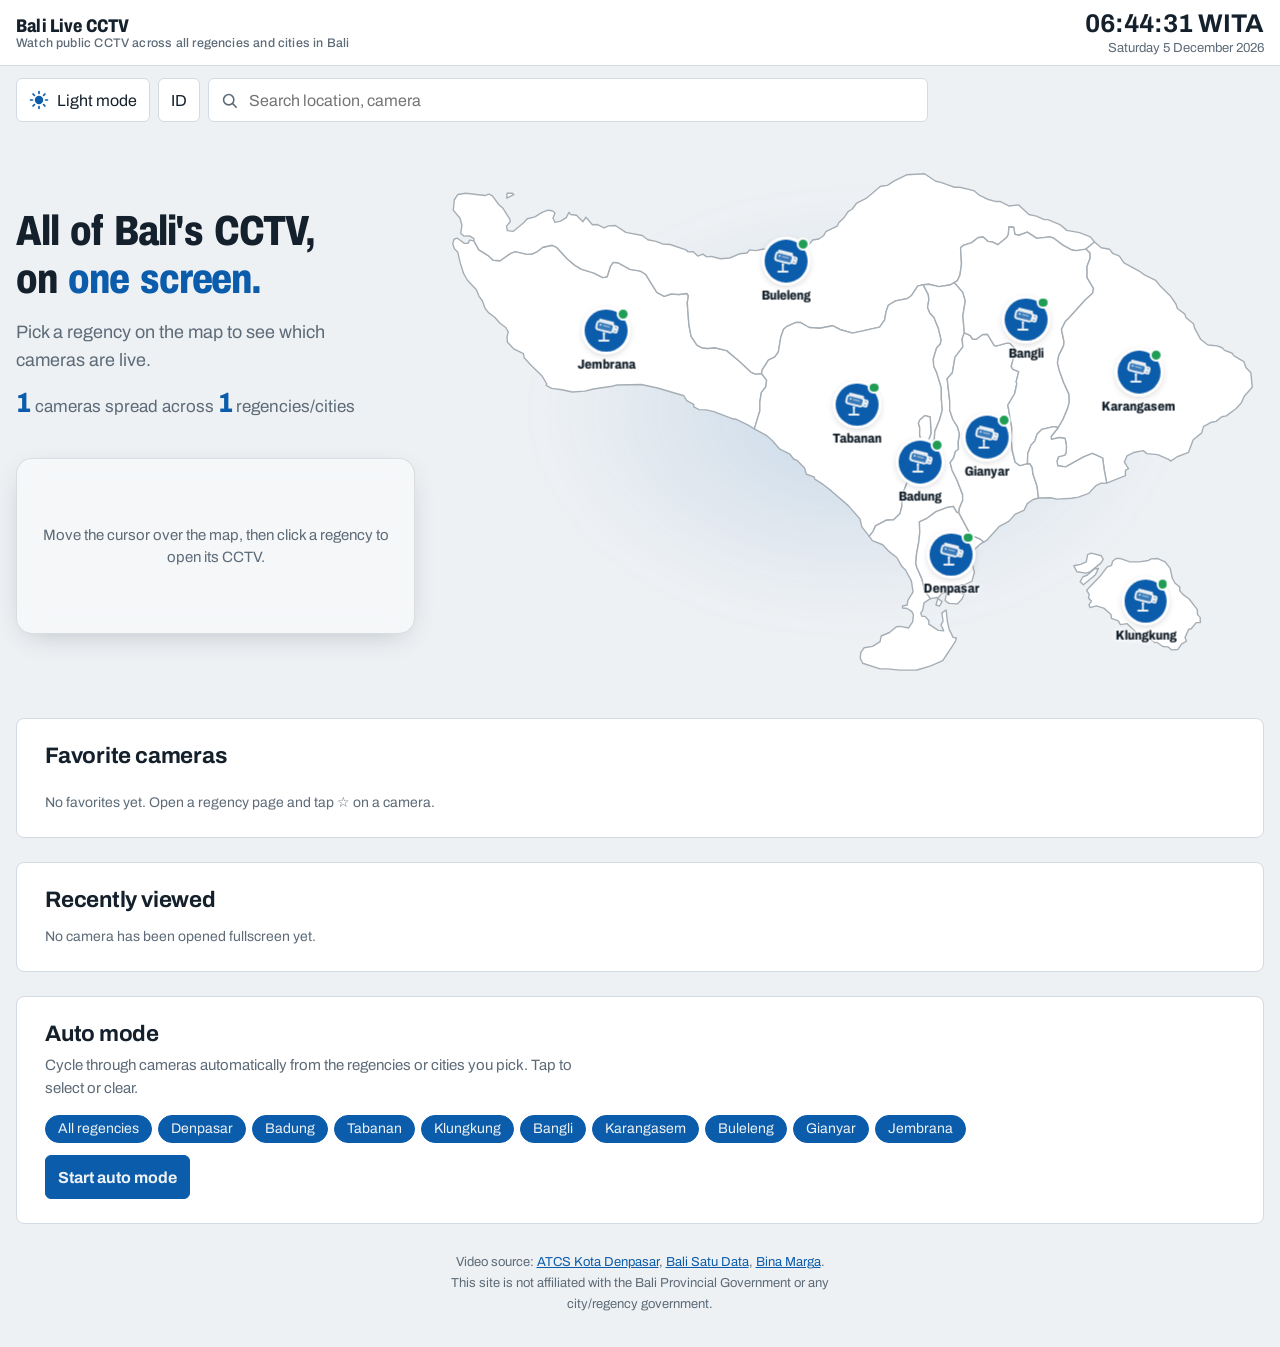
<file: index.html>
<!DOCTYPE html>
<html lang="id" data-intro="pop">
<head>
<meta charset="utf-8">
<meta name="viewport" content="width=device-width,initial-scale=1,viewport-fit=cover">
<meta name="theme-color" content="#0d141b">
<link rel="manifest" href="manifest.json">
<link rel="icon" type="image/png" sizes="48x48" href="/icons/icon-192.png">
<link rel="icon" type="image/png" sizes="192x192" href="/icons/icon-192.png">
<link rel="icon" type="image/png" sizes="32x32" href="/icons/favicon-32.png">
<link rel="icon" href="/icons/favicon.ico" sizes="48x48">
<link rel="apple-touch-icon" href="icons/apple-touch-icon.png">
<meta name="mobile-web-app-capable" content="yes">
<meta name="apple-mobile-web-app-capable" content="yes">
<meta name="apple-mobile-web-app-title" content="CCTV Bali">
<meta name="apple-mobile-web-app-status-bar-style" content="black-translucent">
<title>CCTV Live Bali</title>
<meta name="description" content="Pantau CCTV publik seluruh kabupaten dan kota di Bali secara langsung: Denpasar, Badung, Tabanan, Buleleng, dan lainnya, dalam satu peta.">
<link rel="canonical" href="https://cctv-bali.satnar.my.id/">
<meta property="og:type" content="website">
<meta property="og:title" content="CCTV Live Bali">
<meta property="og:description" content="Pantau CCTV publik seluruh kabupaten dan kota di Bali secara langsung.">
<meta property="og:url" content="https://cctv-bali.satnar.my.id/">
<meta property="og:image" content="https://cctv-bali.satnar.my.id/icons/icon-512.png">
<meta name="twitter:card" content="summary">
<script data-cfasync="false">try{var th=JSON.parse(localStorage.getItem("cctv.theme"));if(th==="dark"||th==="light")document.documentElement.dataset.theme=th}catch(e){}</script>
<script data-cfasync="false">try{var d=document.documentElement;if(/[?&]motion=full/.test(location.search))d.classList.add("fullmotion");if(/[?&]intro=1/.test(location.search)||!sessionStorage.getItem("cctv.intro")){d.classList.add("intro");sessionStorage.setItem("cctv.intro","1")}}catch(e){}</script>
<link rel="stylesheet" href="https://fonts.googleapis.com/css2?family=Archivo:wdth,wght@75..125,400..800&display=swap">
<link rel="stylesheet" href="assets/style.css?v=9b">
<link rel="stylesheet" href="assets/home.css?v=22b">
</head>
<body>
<div class="splash" id="splash" aria-hidden="true"><div class="sp-in"><span class="sp-ic"><svg viewBox="0 0 24 24" fill="none" stroke="currentColor" stroke-width="1.6" stroke-linecap="round" stroke-linejoin="round" aria-hidden="true"><g transform="rotate(14 12 9)"><rect x="3.2" y="5.4" width="14.6" height="7.2" rx="2.2" fill="currentColor" fill-opacity=".2"/><path d="M5 4.1h11.4"/><rect x="17.8" y="6.4" width="3.4" height="5.2" rx="1" fill="currentColor" fill-opacity=".2"/><circle cx="19.5" cy="9" r="1.35" fill="currentColor" stroke="none"/><circle cx="6.5" cy="8.3" r=".75" fill="currentColor" stroke="none"/><path d="M9 8.3h5" stroke-opacity=".55" stroke-width="1.1"/></g><circle cx="9.6" cy="14.3" r="1.1" fill="currentColor" stroke="none"/><path d="M9.6 14.8v4.4"/><path d="M5.6 20.4h8"/></svg></span><b class="sp-t" data-i18n="home_title">CCTV Live Bali</b><span class="sp-bar"><i></i></span></div></div>
<header>
  <h1><span data-i18n="home_title">CCTV Live Bali</span><small data-i18n="home_sub">Pantau CCTV publik di seluruh kabupaten dan kota di Bali</small></h1>
  <div class="clock" aria-live="off"><b id="jam">--:--:--</b><span id="tgl"></span></div>
</header>

<div class="bar">
  <button id="tema" type="button"></button>
  <button id="lang" type="button" data-i18n="langbtn">EN</button>
  <div class="sbox">
    <svg class="s-ic" viewBox="0 0 24 24" fill="none" stroke="currentColor" stroke-width="2" stroke-linecap="round" aria-hidden="true"><circle cx="11" cy="11" r="6.5"/><path d="M16 16l4.5 4.5"/></svg>
    <input type="search" id="sq" role="combobox" aria-expanded="false" aria-controls="sres" aria-autocomplete="list" autocomplete="off" spellcheck="false" placeholder="Cari lokasi, kamera" data-i18n-ph="search_home_ph" data-i18n-aria="search_home_aria" aria-label="Cari lokasi atau kamera">
    <ul class="sres" id="sres" role="listbox" hidden></ul>
  </div>
</div>

<section class="mapsec" aria-labelledby="heroT">
  <h2 id="mapTitle" class="sr" data-i18n="map_title">Peta CCTV Bali per kabupaten</h2>
  <div class="mapwrap" id="mapwrap">
    <div class="hero" id="hero">
      <h2 class="hero-t" id="heroT"></h2>
      <p class="hero-s" data-i18n="hero_sub">Pilih kabupaten di peta untuk melihat kamera yang sedang menyala.</p>
      <p class="hero-n"><b id="nCam">0</b>&nbsp;<span data-i18n="hero_cams">kamera tersebar di</span> <b id="nReg">0</b>&nbsp;<span data-i18n="hero_regions">kabupaten/kota</span></p>
    </div>
    <div class="mapbox" id="mapbox">
      <div class="glow" aria-hidden="true"></div>
      <svg id="map" class="bmap" role="group" data-i18n-aria="map_aria" aria-label="Peta Bali per kabupaten"></svg>
      <div class="mks" id="mks"></div>
    </div>
    <div class="mcard" id="mcard" aria-live="polite"></div>
  </div>
</section>

<section class="quick" aria-labelledby="favT">
  <div class="q-h"><h2 id="favT" data-i18n="fav_title">Kamera favorit</h2><a class="btn primary" id="favPlay" href="multi/" data-i18n="fav_play" hidden>Putar semua favorit</a></div>
  <div class="qlist" id="favList"></div>
  <p class="q-note" id="favNote"></p>
</section>

<section class="quick" aria-labelledby="recT">
  <div class="q-h"><h2 id="recT" data-i18n="rec_title">Terakhir dilihat</h2><button class="btn" id="recClear" type="button" data-i18n="rec_clear">Hapus riwayat</button></div>
  <div class="qlist" id="recList"></div>
</section>

<section class="autobox" aria-labelledby="atTitle">
  <h2 id="atTitle" data-i18n="auto_title">Auto mode</h2>
  <p data-i18n="auto_desc">Putar kamera otomatis dari kabupaten atau kota yang dipilih. Ketuk untuk memilih atau melepas.</p>
  <div class="chips wrap" id="autoChips" role="group" data-i18n-aria="k_region_aria" aria-label="Pilih kabupaten yang diputar"></div>
  <a class="btn primary" id="autoStart" href="auto/" data-i18n="auto_start">Mulai auto mode</a>
</section>

<footer><span data-i18n="footer1">Sumber video: </span><a href="https://atcs.denpasarkota.go.id/" target="_blank" rel="noopener noreferrer">ATCS Kota Denpasar</a>, <a href="https://balisatudata.baliprov.go.id/" target="_blank" rel="noopener noreferrer">Bali Satu Data</a>, <a href="https://binamarga.pu.go.id/" target="_blank" rel="noopener noreferrer">Bina Marga</a><span data-i18n="footer2_all">. Situs ini tidak berafiliasi dengan Pemerintah Provinsi Bali maupun pemerintah kabupaten/kota.</span></footer>

<script src="assets/cameras.js?v=11"></script>
<script src="assets/common.js?v=13b"></script>
<script src="assets/bali-map.js?v=9"></script>
<script src="assets/home.js?v=13b"></script>
</body>
</html>
</file>
<file: assets/style.css>
@keyframes sk{to{transform:translateX(100%)}}@keyframes pl{0%,to{opacity:0}50%{opacity:.8}}:root{--bg:#eef1f4;--panel:#fff;--ink:#14202b;--mute:#5d6b78;--line:#d3dae1;--live:#1f9d55;--off:#c0392b;--acc:#0b5cab;box-sizing:border-box;padding-top:env(safe-area-inset-top,0);padding-bottom:env(safe-area-inset-bottom,0)}@media (prefers-color-scheme:dark){:root:not([data-theme=light]){--bg:#0d141b;--panel:#16212b;--ink:#e6edf3;--mute:#8b9aa8;--line:#26343f;--acc:#5aa9ff}}:root[data-theme=dark]{--bg:#0d141b;--panel:#16212b;--ink:#e6edf3;--mute:#8b9aa8;--line:#26343f;--acc:#5aa9ff}*,::after,::before{box-sizing:inherit}html{scroll-padding-top:env(safe-area-inset-top,0)}body{margin:0;background:var(--bg);color:var(--ink);font-family:Archivo,system-ui,-apple-system,"Segoe UI",sans-serif}body::before,header{background:var(--panel)}header{position:sticky;top:env(safe-area-inset-top,0);z-index:5;border-bottom:1px solid var(--line);padding:10px 16px;gap:10px 20px;justify-content:space-between}body::before{content:"";position:fixed;inset:0 0 auto;height:env(safe-area-inset-top,0);z-index:10}h1{font-size:1.15rem;font-weight:800;font-stretch:80%;margin:0;letter-spacing:.01em}h1 small{display:block;font-weight:500;font-stretch:100%;color:var(--mute);font-size:.78rem}.clock{text-align:right;font-variant-numeric:tabular-nums}.clock b{display:block;font-size:1.6rem;font-weight:700;line-height:1.1}.clock span{font-size:.82rem;color:var(--mute)}.bar,header{display:flex;flex-wrap:wrap;align-items:center}.bar{gap:8px;padding:12px 16px}button,input[type=search]{font:inherit;border:1px solid var(--line);border-radius:6px;background:var(--panel);color:var(--ink)}input[type=search]{flex:1 1 220px;min-width:0;padding:10px 12px}button{padding:9px 12px;cursor:pointer}button:focus-visible,button:hover{border-color:var(--acc);outline:2px solid transparent}button:focus-visible,input:focus-visible{outline:2px solid var(--acc);outline-offset:1px}.stat{color:var(--mute);font-size:.85rem;margin-left:auto}main{display:grid;grid-template-columns:repeat(auto-fill,minmax(min(100%,300px),1fr));gap:12px;padding:0 16px 24px}.cam{background:var(--panel);border:1px solid var(--line);border-radius:8px;overflow:hidden}.v{aspect-ratio:16/9;background:#000;cursor:pointer}.v video{width:100%;height:100%;object-fit:fill}.mv,.v{overflow:hidden;--sk-base:#0a0a0a;--sk-hi:#262626;position:relative}.mv::after,.mv::before,.v::after,.v::before{content:"";position:absolute;inset:0;pointer-events:none;z-index:1;opacity:0;transition:opacity .4s ease}.mv::before,.v::before{background:var(--sk-base)}.mv::after,.v::after{background:linear-gradient(100deg,transparent 10%,var(--sk-hi) 50%,transparent 90%);transform:translateX(-100%)}.mv.loading::after,.mv.loading::before,.v.loading::after,.v.loading::before{opacity:1}.mv.loading::after,.v.loading::after{animation:sk 1.6s ease-in-out infinite}@media (prefers-reduced-motion:reduce){.mv.loading::after,.v.loading::after{animation:pl 2s ease-in-out infinite;transform:none;background:var(--sk-hi)}}.vw .play,dialog{border:0;color:#fff}.tag,.vw .play{position:absolute;z-index:2}.vw .play{display:none;inset:0;margin:auto;width:56px;height:56px;border-radius:50%;background:rgba(0,0,0,.65);font-size:1.3rem;cursor:pointer}.cam.wait .play,.v video{display:block}.tag{left:8px;top:8px;font-size:.7rem;font-weight:700;padding:2px 7px;border-radius:3px;color:#fff;background:#777}.tag.on{background:var(--live)}.tag.off{background:var(--off)}.info{padding:8px 10px;display:flex;flex-wrap:wrap;align-items:baseline;gap:1px 8px}.info b{font-size:.92rem}.info span{font-size:.78rem;color:var(--mute)}.info span::before{content:"|";margin-right:8px;color:var(--line)}dialog{padding:0;background:#000;width:min(96vw,1100px);border-radius:8px}dialog::backdrop{background:rgba(0,0,0,.75)}dialog{overscroll-behavior:contain}dialog video{width:100%;display:block;aspect-ratio:16/9;max-height:80vh;object-fit:fill;background:#000}.dh{display:flex;justify-content:space-between;align-items:center;padding:8px 12px;background:#111}.empty{grid-column:1/-1;color:var(--mute);padding:30px 0;text-align:center}.picker{margin:0 16px 14px;padding:12px;background:var(--panel);border:1px solid var(--line);border-radius:8px}.picker[hidden]{display:none}.picker-actions,.picker-head{display:flex;align-items:center;justify-content:space-between;gap:8px;flex-wrap:wrap}.picker-head span,.picker-help{color:var(--mute);font-size:.82rem}.picker-actions{margin:10px 0}.picker-list{display:grid;grid-template-columns:repeat(auto-fill,minmax(min(100%,230px),1fr));gap:6px;max-height:260px;overflow:auto}.cam-option{display:flex;align-items:flex-start;gap:8px;padding:8px;border:1px solid var(--line);border-radius:6px;cursor:pointer;min-width:0}.cam-option input{margin-top:3px;accent-color:var(--acc)}.cam-option span{min-width:0}.cam-option b,.cam-option small{display:block;overflow-wrap:anywhere}.cam-option small{color:var(--mute);font-size:.76rem}.picker-help{margin:10px 0 0}footer{padding:0 16px 24px;color:var(--mute);font-size:.8rem;text-align:center}footer a{color:var(--acc)}.btn{font:inherit;border:1px solid var(--line);border-radius:6px;background:var(--panel);color:var(--ink);padding:9px 12px;text-decoration:none;display:inline-block;line-height:normal}.btn:focus-visible,.btn:hover{border-color:var(--acc)}.btn:focus-visible{outline:2px solid var(--acc);outline-offset:1px}.vw{position:relative}.vw .fav{position:absolute;top:6px;right:6px;z-index:3;width:32px;height:32px;padding:0;border:0;border-radius:50%;background:rgba(0,0,0,.55);color:#ffd166;font-size:1.05rem;line-height:1}.vw .fav:hover{background:rgba(0,0,0,.78)}.info{position:relative;padding-right:52px}.retry{position:absolute;right:10px;top:50%;transform:translateY(-50%);padding:2px 9px;font-size:.9rem;line-height:1.3}.filters{display:flex;flex-direction:column;gap:8px;padding:0 16px 12px}.toggles{display:flex;flex-wrap:wrap;gap:8px}.chips{display:flex;gap:6px;overflow-x:auto;padding-bottom:6px}.chips,.picker-list{scrollbar-width:thin;scrollbar-color:var(--mute) var(--line)}.chips::-webkit-scrollbar{height:8px}.picker-list::-webkit-scrollbar{width:8px}.chips::-webkit-scrollbar-track,.picker-list::-webkit-scrollbar-track{background:var(--line);border-radius:999px}.chips::-webkit-scrollbar-thumb,.picker-list::-webkit-scrollbar-thumb{background:var(--mute);border-radius:999px}.chips::-webkit-scrollbar-thumb:hover,.picker-list::-webkit-scrollbar-thumb:hover{background:var(--acc)}.chip{white-space:nowrap;flex:none;border-radius:999px;padding:5px 12px;font-size:.85rem}.chip[aria-pressed=true]{background:var(--acc);border-color:var(--acc);color:var(--bg)}main.only-online .cam[data-state=off]{display:none}.wx{display:flex;align-items:center;gap:8px}.wx[hidden]{display:none}.wx-ic{font-size:1.6rem;line-height:1}.wx-t b{display:block;font-size:1.1rem;line-height:1.1}.wx-t small{color:var(--mute);font-size:.8rem}@media(max-width:720px){header{position:static;justify-content:center;text-align:center;padding:8px 16px;gap:2px 16px}header h1{flex:1 1 100%;font-size:1.05rem;text-align:center}header h1 small{font-size:.72rem}header .wx,header .clock{flex:0 1 auto;text-align:center}header .wx{justify-content:center;gap:6px}header .wx-ic{font-size:1.2rem}header .wx-t b{font-size:.95rem}header .wx-t small{font-size:.72rem}header .clock b{font-size:1.15rem}header .clock span{font-size:.72rem}}.info span:empty{display:none}.chips[hidden]{display:none}
#tema{display:inline-flex;align-items:center;gap:8px;min-height:38px}
#tema .ti{width:20px;height:20px;display:grid;place-items:center;color:var(--acc);flex:none}
#tema svg{width:100%;height:100%;overflow:visible;transition:transform .7s cubic-bezier(.34,1.45,.64,1)}
#tema .tm-core,#tema .tm-cut,#tema .tm-rays{transform-box:view-box;transition:transform .6s cubic-bezier(.34,1.3,.64,1),opacity .4s}
#tema .tm-core{transform-origin:12px 12px}
#tema .tm-cut{transform-origin:18px 7px;transform:scale(0)}
#tema .tm-rays{transform-origin:12px 12px}
#tema[data-mode=dark] svg{transform:rotate(-35deg)}
#tema[data-mode=dark] .tm-core{transform:scale(1.7)}
#tema[data-mode=dark] .tm-cut{transform:scale(1)}
#tema[data-mode=dark] .tm-rays{opacity:0;transform:rotate(-90deg) scale(.3)}
#tema:active .ti{transform:scale(.85)}
#tema .ti{transition:transform .15s}
::view-transition-old(root),::view-transition-new(root){animation:none;mix-blend-mode:normal}
::view-transition-old(root){z-index:1}
::view-transition-new(root){z-index:2}
.tm-fade,.tm-fade *{transition:background-color .45s,color .45s,border-color .45s,fill .45s,stroke .45s!important}
@media (prefers-reduced-motion:reduce){#tema svg,#tema .tm-core,#tema .tm-cut,#tema .tm-rays{transition:none}}

.cam.pano .v video{object-fit:contain}
.cam.pano .tag::after{content:" · PANORAMIC"}
dialog.pano video{aspect-ratio:var(--ar,32/9);object-fit:contain}

.dh{gap:10px;flex-wrap:nowrap}
.dh b{flex:1 1 auto;min-width:0;overflow:hidden;text-overflow:ellipsis;white-space:nowrap;font-size:.95rem}
.dbtns{display:flex;gap:6px;align-items:center;flex:none}
.dbtns button{width:36px;height:36px;padding:0;display:grid;place-items:center;background:#222;color:#fff;border:1px solid #444;border-radius:6px;cursor:pointer;transition:background-color .15s,border-color .15s,color .15s,transform .1s}
.dbtns button[hidden]{display:none}
.dbtns button:focus-visible{outline:2px solid #5aa9ff;outline-offset:2px;border-color:#5aa9ff}
.dbtns button:active{transform:scale(.92);background:#5aa9ff;border-color:#5aa9ff;color:#000}
#dc:active{background:#c0392b;border-color:#c0392b;color:#fff}
@media(hover:hover){
  .dbtns button:hover{background:#5aa9ff;border-color:#5aa9ff;color:#000}
  #dc:hover{background:#c0392b;border-color:#c0392b;color:#fff}
}
@media(pointer:coarse){.dbtns button{width:40px;height:40px}}
@media(max-width:480px){.dh{padding:6px 8px;gap:8px}.dbtns{gap:4px}.dh b{font-size:.88rem}}
.dkb{margin:0;padding:6px 12px;background:#111;color:#8b9aa8;font-size:.78rem}
@media(hover:none){.dkb{display:none}}
#dv::-webkit-media-controls-fullscreen-button{display:none}
.mv:fullscreen{display:grid;place-items:center;background:#000;width:100vw;height:100vh}
.mv:fullscreen video,dialog .mv:fullscreen video{width:min(100vw,calc(100vh*16/9));height:min(100vh,calc(100vw*9/16));max-height:none;aspect-ratio:auto}
dialog.pano .mv:fullscreen video{width:100vw;height:auto;max-height:100vh;aspect-ratio:var(--ar,32/9)}
.v .tag{top:auto;bottom:8px}
@media(max-width:720px){.stat{margin-left:0;flex:1 1 100%;text-align:center}.bar{justify-content:center}.toggles{justify-content:center}.chips{justify-content:safe center}}
</file>
<file: assets/home.css>
.sr{position:absolute;width:1px;height:1px;overflow:hidden;clip:rect(0 0 0 0);white-space:nowrap}

.mapsec{max-width:1040px;margin:0 auto;padding:4px 10px 20px}
.mapwrap{position:relative;display:grid;grid-template-columns:minmax(0,1fr);gap:10px}
.mapbox{position:relative;perspective:1200px;container-type:inline-size}
.bmap,.mks{transform-style:preserve-3d}
.bmap{display:block;width:100%;height:auto;touch-action:manipulation;-webkit-tap-highlight-color:transparent;user-select:none}
.rg{transform-box:fill-box;transform-origin:center;fill:var(--panel);stroke:color-mix(in srgb,var(--mute) 55%,var(--panel));stroke-width:1.4;stroke-linejoin:round;vector-effect:non-scaling-stroke;cursor:pointer;transition:fill .2s,transform .25s cubic-bezier(.2,.8,.2,1)}
.rg.on{fill:color-mix(in srgb,var(--acc) 15%,var(--panel))}
.rg.none{fill:color-mix(in srgb,var(--panel) 55%,var(--bg));cursor:default}
.hl{filter:drop-shadow(0 4px 8px color-mix(in srgb,var(--acc) 45%,transparent));fill:none;stroke:var(--acc);stroke-width:2.5;stroke-linejoin:round;vector-effect:non-scaling-stroke;pointer-events:none}

.mks{position:absolute;inset:0;pointer-events:none;--s:clamp(34px,5.2cqw,46px)}
.mk{position:absolute;transform:translate(-50%,-50%);width:var(--s);height:var(--s);padding:0;border:0;border-radius:50%;background:var(--acc);color:var(--bg);display:grid;place-items:center;pointer-events:auto;cursor:pointer;text-decoration:none;box-shadow:0 0 0 3px var(--panel),0 2px 8px rgba(0,0,0,.28);transition:transform .15s,box-shadow .15s}
.mk svg{width:66%;height:66%;display:block}
.mk.on{transform:translate(-50%,-50%) scale(1.15);box-shadow:0 0 0 3px var(--panel),0 0 0 6px color-mix(in srgb,var(--acc) 45%,transparent),0 3px 10px rgba(0,0,0,.3)}
.mk::after{content:"";position:absolute;inset:-8px;border-radius:50%}
.mk:focus-visible{outline:3px solid var(--acc);outline-offset:5px}
.mk.none{background:var(--mute);opacity:.55;cursor:default;box-shadow:0 0 0 3px var(--panel)}
.mk.none.on{opacity:.8}
.mk-dot{position:absolute;right:-2px;top:-2px;width:30%;height:30%;min-width:9px;min-height:9px;border-radius:50%;background:var(--live);border:2px solid var(--panel)}
.mk-lb{position:absolute;top:100%;margin-top:5px;left:50%;transform:translateX(-50%);white-space:nowrap;font-size:.82rem;font-weight:800;font-stretch:85%;color:var(--ink);pointer-events:none;text-shadow:0 0 3px var(--panel),0 0 3px var(--panel),0 0 6px var(--panel)}
.mk.none .mk-lb{color:var(--mute)}

.mk-go .l-short{display:none}
.mcard{background:var(--panel);border:1px solid var(--line);border-radius:8px;padding:14px;display:flex;flex-direction:column;gap:2px;justify-content:center}
.mcard .mc-k{color:var(--mute);font-size:.78rem}
.mcard .mc-n{font-size:1.45rem;font-weight:800;font-stretch:85%;line-height:1.15}
.mcard .mc-c{color:var(--mute);font-size:.88rem}
.mcard .mc-h{margin:0;color:var(--mute);font-size:.88rem;line-height:1.4}
.mcard .mk-go{margin-top:10px;min-height:44px;display:flex;align-items:center;justify-content:center;text-align:center}

@media (max-width:699px){
  .mapsec{padding:0 4px 16px}
  .mcard{min-height:118px}
}
@media (max-width:599px){.mk-lb{display:none}}
@media (hover:hover) and (pointer:fine){
  .mcard .mk-go{display:none}
}
.mapbox{--tx:0deg;--ty:0deg}
.bmap,.mks{transform:rotateX(var(--tx)) rotateY(var(--ty));transition:transform .35s ease-out}

@keyframes fadein{from{opacity:0}}
@keyframes fadeup{from{opacity:0;transform:translateY(8px)}}
@keyframes secin{from{opacity:0;transform:translateY(-18px)}}
@keyframes rise{from{opacity:0;transform:translateY(14px) scale(.97)}}
@keyframes pop{0%{transform:translate(-50%,-50%) scale(0)}65%{transform:translate(-50%,-50%) scale(1.22)}100%{transform:translate(-50%,-50%) scale(1)}}
@keyframes ping{0%{transform:scale(1);opacity:.55}70%,100%{transform:scale(2.1);opacity:0}}
@keyframes blink{50%{opacity:.45}}
@keyframes wordup{from{transform:translateY(105%)}}
@keyframes glow{from{opacity:0;transform:scale(.6)}}
@keyframes drift{to{transform:translate(3%,2%) scale(1.06)}}
@keyframes hlin{from{opacity:0}}

header,.bar,.mapsec,.autobox,footer{animation:secin .8s cubic-bezier(.2,.8,.2,1) backwards}
header{animation-delay:0s}
.bar{animation-delay:.12s}
.mapsec{animation-delay:.24s}
.autobox{animation-delay:.36s}
footer{animation-delay:.48s}
html.intro header{animation-delay:1.6s}
html.intro .bar{animation-delay:1.72s}
html.intro .mapsec{animation-delay:1.84s}
html.intro .autobox{animation-delay:1.96s}
html.intro footer{animation-delay:2.08s}
@supports (animation-timeline:view()){
  .autobox,footer,html.intro .autobox,html.intro footer{animation:secin linear both;animation-timeline:view();animation-range:entry 0% entry 50%}
}

.glow{position:absolute;left:12%;top:8%;width:76%;height:80%;border-radius:50%;pointer-events:none;background:radial-gradient(closest-side,color-mix(in srgb,var(--acc) 16%,transparent),transparent);filter:blur(24px);animation:glow 1.4s ease-out .1s backwards,drift 14s ease-in-out 1.5s infinite alternate}
html.intro .glow{animation-delay:1.7s,3.1s}
.rg{animation:rise .7s cubic-bezier(.2,.8,.2,1) backwards}
.hl{animation:hlin .4s ease-out}
.mk{animation:pop .55s cubic-bezier(.3,1.2,.4,1) backwards}
.mk::before{content:"";position:absolute;inset:0;border-radius:50%;border:2px solid var(--acc);opacity:0;pointer-events:none;animation:ping 2.8s ease-out var(--pd,2s) infinite}
.mk.none::before{display:none}
.mk-dot{animation:blink 2s ease-in-out infinite}
.mk-lb{animation:fadein .5s ease-out backwards}

.hero{display:flex;flex-direction:column;align-items:flex-start;gap:12px;padding:6px 6px 14px;position:relative;z-index:2}
.hero-t{margin:0;font-size:clamp(1.7rem,7.5vw,2.1rem);line-height:1.08;font-weight:800;font-stretch:78%;letter-spacing:-.015em;max-width:11em}
.hero-t .w{display:inline-block;overflow:hidden;vertical-align:top;padding-bottom:.08em;margin-right:.26em}
.hero-t .w>span{display:inline-block;animation:wordup .8s cubic-bezier(.2,.8,.2,1) backwards}
.hero-t.static .w>span{animation:none}
.hero-t .w:nth-last-child(-n+2)>span{color:var(--acc)}
.hero-s{margin:0;color:var(--mute);font-size:1rem;line-height:1.5;max-width:36ch;animation:fadeup .8s ease-out .85s backwards}
.hero-n{margin:0;font-size:1rem;line-height:1.6;color:var(--mute);animation:fadeup .8s ease-out 1s backwards}
html.intro .hero-s{animation-delay:2.45s}
html.intro .hero-n{animation-delay:2.6s}
.hero-n b{font-size:1.5625rem;line-height:1;letter-spacing:-.01em;font-weight:800;font-stretch:85%;color:var(--acc);font-variant-numeric:tabular-nums}

.autobox{margin:0 16px 20px;padding:18px 20px;background:var(--panel);border:1px solid var(--line);border-radius:8px}
.autobox h2{margin:0 0 6px;font-size:1.25rem;line-height:1.2;letter-spacing:-.01em}
.autobox p{margin:0 0 14px;color:var(--mute);font-size:.9375rem;line-height:1.55;max-width:62ch}
.chips.wrap{flex-wrap:wrap;overflow:visible;padding-bottom:0;margin-bottom:12px}
.btn.primary{background:var(--acc);border-color:var(--acc);color:var(--bg);font-weight:700}
@media (min-width:1040px){.autobox{margin:0 auto 20px;max-width:1020px}}
@media (max-width:699px){.autobox{margin:0 16px 20px;padding:16px}}

body{font-kerning:normal;font-optical-sizing:auto;font-feature-settings:"kern","liga","calt";text-rendering:optimizeLegibility;-webkit-font-smoothing:antialiased}
.hero-t,.hero-n,.autobox h2,.mcard .mc-n{text-wrap:balance;hyphens:manual}
.hero-s,.autobox p,.mcard .mc-h,footer{text-wrap:pretty;hyphens:manual}
.mcard .mc-k{font-size:.8rem;letter-spacing:.01em;line-height:1.3}
.mcard .mc-n{font-size:1.5625rem;line-height:1.1;letter-spacing:-.01em}
.mcard .mc-c,.mcard .mc-h{font-size:.9375rem;line-height:1.5}
.chip{font-size:.875rem;line-height:1.2}
footer{max-width:68ch;margin:0 auto;padding:4px 16px 32px;font-size:.8125rem;line-height:1.6}

.splash{display:none;pointer-events:none}
html.intro .splash{display:grid;place-items:center;position:fixed;inset:0;z-index:100;background:var(--bg);animation:spout .6s ease-in 1.5s forwards}
@keyframes spout{to{opacity:0;transform:scale(1.04);visibility:hidden}}
@keyframes sphide{to{visibility:hidden}}
.sp-in{position:relative;z-index:1;display:flex;flex-direction:column;align-items:center;gap:18px}
.sp-ic{position:relative;display:grid;place-items:center;width:84px;height:84px;border-radius:50%;background:var(--acc);color:var(--bg);box-shadow:0 10px 30px color-mix(in srgb,var(--acc) 40%,transparent);animation:sppop .8s cubic-bezier(.3,1.4,.4,1) .1s backwards}
.sp-ic svg{width:48%;height:48%}
.sp-ic::before,.sp-ic::after{content:"";position:absolute;inset:0;border-radius:50%;border:2px solid var(--acc);opacity:0;animation:ping 1.6s ease-out .7s infinite}
.sp-ic::after{animation-delay:1.1s}
@keyframes sppop{0%{opacity:0;transform:scale(.3)}60%{opacity:1;transform:scale(1.14)}100%{transform:scale(1)}}
.sp-t{font-size:1.5625rem;font-weight:800;font-stretch:80%;letter-spacing:-.01em;animation:fadeup .6s ease-out .45s backwards}
.sp-bar{width:140px;height:3px;border-radius:2px;background:var(--line);overflow:hidden;animation:fadein .4s ease-out .4s backwards}
.sp-bar i{display:block;height:100%;background:var(--acc);transform-origin:left;animation:spfill 1.1s cubic-bezier(.6,0,.3,1) .45s backwards}
@keyframes spfill{from{transform:scaleX(0)}}

html[data-intro="curtain"].intro .splash{background:transparent;animation:sphide 0s linear 2.2s forwards}
html[data-intro="curtain"] .splash::before,html[data-intro="curtain"] .splash::after{content:"";position:absolute;top:0;bottom:0;width:50.5%;background:var(--bg)}
html[data-intro="curtain"] .splash::before{left:0;animation:cl .8s cubic-bezier(.7,0,.2,1) 1.4s forwards}
html[data-intro="curtain"] .splash::after{right:0;animation:cr .8s cubic-bezier(.7,0,.2,1) 1.4s forwards}
html[data-intro="curtain"] .sp-in{animation:fadeout .3s ease-in 1.2s forwards}
@keyframes cl{to{transform:translateX(-101%)}}
@keyframes cr{to{transform:translateX(101%)}}
@keyframes fadeout{to{opacity:0;visibility:hidden}}

html[data-intro="fade"] .sp-ic{animation:fadein .6s ease-out .1s backwards}
html[data-intro="fade"] .sp-ic::before,html[data-intro="fade"] .sp-ic::after,html[data-intro="fade"] .sp-bar{display:none}
html[data-intro="fade"].intro .splash{animation-name:fadeout}

@media (prefers-reduced-motion:reduce){
  html:not(.fullmotion) header,html:not(.fullmotion) .bar,html:not(.fullmotion) .mapsec,html:not(.fullmotion) .autobox,html:not(.fullmotion) footer,
  html:not(.fullmotion) .rg,html:not(.fullmotion) .mk,html:not(.fullmotion) .hero-t .w>span,html:not(.fullmotion) .hero-s,html:not(.fullmotion) .hero-n,
  html:not(.fullmotion) .sp-ic,html:not(.fullmotion) .sp-t{animation-name:fadein}
  html:not(.fullmotion) .mk::before,html:not(.fullmotion) .mk-dot,html:not(.fullmotion) .glow,
  html:not(.fullmotion) .sp-ic::before,html:not(.fullmotion) .sp-ic::after{animation:none}
  html:not(.fullmotion).intro .splash{animation-name:fadeout}
  html:not(.fullmotion) .bmap,html:not(.fullmotion) .mks{transition:none;transform:none}
}


.bar{position:relative;z-index:4}
.sbox{position:relative;flex:1 1 200px;min-width:0;max-width:720px}
.sbox input{width:100%;padding:10px 12px 10px 40px;font-size:1rem}
.s-ic{position:absolute;left:12px;top:50%;width:19px;height:19px;margin-top:-9.5px;color:var(--mute);pointer-events:none}
.sres{position:absolute;left:0;right:0;top:calc(100% + 4px);margin:0;padding:4px;list-style:none;background:var(--panel);border:1px solid var(--line);border-radius:8px;box-shadow:0 10px 28px rgba(0,0,0,.22);max-height:min(60vh,420px);overflow:auto}
.sres[hidden]{display:none}
.sres li{border-radius:6px}
.sres li[aria-selected=true]{background:color-mix(in srgb,var(--acc) 14%,var(--panel))}
.sres a{display:block;min-height:48px;padding:7px 10px;color:inherit;text-decoration:none}
.sres b,.sres small{display:block;overflow-wrap:anywhere}
.sres b{font-size:.94rem;line-height:1.3}
.sres small{color:var(--mute);font-size:.8rem;line-height:1.35}
.sres .s-msg{padding:10px;color:var(--mute);font-size:.85rem}
.bar button,.sbox input{min-height:44px}
.bar #tema,.bar #lang{min-height:44px}
.bar{gap:8px}
@media (max-width:520px){
  #tema .tl{display:none}
  #tema,#lang{min-width:44px;padding-left:0;padding-right:0;justify-content:center}
}
@media (pointer:coarse){.chip{min-height:40px}}
.quick{margin:0 16px 20px;padding:18px 20px;background:var(--panel);border:1px solid var(--line);border-radius:8px}
.q-h{display:flex;align-items:center;justify-content:space-between;gap:10px;margin-bottom:12px}
.q-h h2{margin:0;font-size:1.25rem;line-height:1.2;letter-spacing:-.01em}
.q-h .btn[hidden]{display:none}
.qlist{display:grid;grid-template-columns:repeat(auto-fill,minmax(min(100%,240px),1fr));gap:8px}
.qc{position:relative;display:flex;border:1px solid var(--line);border-radius:8px;background:var(--bg)}
.qc:hover,.qc:focus-within{border-color:var(--acc)}
.qc-main{display:flex;flex-direction:column;gap:2px;flex:1;min-width:0;min-height:64px;padding:10px 48px 10px 12px;color:inherit;text-decoration:none;border-radius:8px}
.qc-main:focus-visible{outline:2px solid var(--acc);outline-offset:1px}
.qc-main b{font-size:.94rem;line-height:1.3}
.qc-main small{color:var(--mute);font-size:.8rem;line-height:1.35;overflow-wrap:anywhere}
.qc-main .qc-t{color:var(--acc);font-weight:600}
.qc-x{position:absolute;top:4px;right:4px;width:40px;height:40px;padding:0;border:0;border-radius:50%;background:transparent;color:#e0a100;font-size:1.1rem;line-height:1}
.qc-x:hover{background:rgba(224,161,0,.18)}
.q-note{grid-column:1/-1;margin:10px 0 0;color:var(--mute);font-size:.875rem;line-height:1.5}
.qlist .q-note{margin:0}
.q-note:empty{display:none}
@media (min-width:1040px){.quick{margin:0 auto 20px;max-width:1020px}}
@media (max-width:699px){.quick{margin:0 16px 20px;padding:16px}}
@supports (animation-timeline:view()){
  .quick{animation:secin linear both;animation-timeline:view();animation-range:entry 0% entry 50%}
}
@media (prefers-reduced-motion:reduce){
  html:not(.fullmotion) .searchsec,html:not(.fullmotion) .quick{animation-name:fadein}
}
.mapsec{padding-top:20px}
@media (max-width:699px){.mapsec{padding-top:12px}}

@media (min-width:900px){
  :root{--gut:16px}
  .mapsec,.quick,.autobox{width:auto;max-width:none;margin-inline:var(--gut);padding-inline:0}
  .mapsec{padding-top:28px;padding-bottom:36px}
  .quick,.autobox{margin-bottom:24px;padding:24px 28px}
  .mapwrap{grid-template-columns:minmax(260px,min(400px,32%)) minmax(0,1fr);grid-template-rows:1fr auto auto 1fr;column-gap:clamp(12px,2vw,28px);row-gap:0;align-items:center;max-width:calc(400px + 28px + max(560px,calc(100svh*1.25)));margin-inline:auto}
  .mapbox{grid-column:2;grid-row:1/5;justify-self:start;width:min(100%,max(560px,calc(100svh*1.25)))}
  .hero{grid-column:1;grid-row:2;align-self:end;padding:0 0 clamp(28px,3vw,40px);gap:14px}
  .mcard{grid-column:1;grid-row:3;align-self:start;min-height:136px;padding:18px}
  .hero-t{font-size:clamp(2rem,3.3vw,3.25rem);line-height:1.04;letter-spacing:-.025em;max-width:none}
  .hero-s{font-size:1.125rem;line-height:1.55;max-width:34ch}
  .hero-n{font-size:1.0625rem}
  .hero-n b{font-size:1.75rem}
  .q-h h2,.autobox h2{font-size:1.4rem}
  .quick .btn,.autobox .btn{min-height:44px}
}
@media (min-width:640px){.qlist{grid-template-columns:repeat(3,minmax(0,1fr))}}

@media (max-width:899px){
  .mapwrap{display:flex;flex-direction:column;align-items:center;gap:8px}

  .hero{order:1;width:100%;align-items:center;text-align:center;padding:6px 8px 4px;gap:12px}
  .hero::before{content:"";position:absolute;left:50%;top:-10px;width:min(100%,520px);height:100%;transform:translateX(-50%);z-index:-1;pointer-events:none;background:radial-gradient(closest-side,color-mix(in srgb,var(--acc) 11%,transparent),transparent)}
  .hero-n{order:-1;padding:7px 14px;border:1px solid var(--line);border-radius:999px;background:var(--panel);font-size:.875rem;line-height:1.35;color:var(--mute)}
  .hero-n::before{content:"";display:inline-block;width:8px;height:8px;margin-right:8px;border-radius:50%;background:var(--live);vertical-align:middle;position:relative;top:-1px;animation:blink 2s ease-in-out infinite}
  .hero-n b{font-size:1.125rem;color:var(--acc)}
  .hero-t{max-width:12em;font-size:clamp(1.9rem,9vw,2.4rem);letter-spacing:-.02em}
  .hero-s{max-width:38ch}

  .mcard{order:2;width:100%;max-width:min(400px,calc(100% - 24px));min-height:116px;padding:10px 14px;gap:0;
    display:grid;grid-template-columns:auto auto;justify-content:center;column-gap:6px;row-gap:2px;align-content:center;align-items:baseline;text-align:center}
  .mcard .mc-h{grid-column:1/-1}
  .mcard .mc-n{grid-column:1/-1;grid-row:1;font-size:1.25rem}
  .mcard .mc-k{grid-row:2;grid-column:1;font-size:.8125rem}
  .mcard .mc-c{grid-row:2;grid-column:2;font-size:.875rem}
  .mcard .mc-k::after{content:"\00b7";margin-left:6px}
  .mcard .mk-go{grid-column:1/-1;grid-row:3;justify-self:center;margin:8px 0 0;padding:0 28px;min-height:40px;align-self:center}
  .mcard .mk-go .l-full{display:none}
  .mcard .mk-go .l-short{display:inline}

  .mapbox{order:3;width:100%;max-width:680px}
}
@media (min-width:600px) and (max-width:899px){
  .hero-t{font-size:clamp(2rem,6vw,2.75rem)}
  .hero-s{font-size:1.0625rem}
  .mcard{max-width:460px}
}
@media (max-width:899px) and (prefers-reduced-motion:reduce){
  html:not(.fullmotion) .hero-n::before{animation:none}
}

.chip{display:inline-flex;align-items:center;justify-content:center;transition:background-color .15s,border-color .15s,color .15s,transform .15s,box-shadow .15s,filter .15s}
.chip[aria-pressed=false]:hover{background:color-mix(in srgb,var(--acc) 12%,var(--panel));transform:scale(1.05)}
.chip[aria-pressed=true]:hover{background:color-mix(in srgb,var(--acc) 82%,var(--ink));border-color:color-mix(in srgb,var(--acc) 82%,var(--ink));transform:scale(1.05)}
.chip:active{transform:scale(.96)}
.autobox .btn,.quick .btn{display:inline-flex;align-items:center;justify-content:center;min-height:44px;padding-top:0;padding-bottom:0}
.btn.primary{transition:background-color .15s,border-color .15s,transform .15s}
.btn.primary:hover{background:color-mix(in srgb,var(--acc) 82%,var(--ink));border-color:color-mix(in srgb,var(--acc) 82%,var(--ink));transform:scale(1.03)}
.btn.primary:active{transform:scale(.97)}
@media (prefers-reduced-motion:reduce){
  html:not(.fullmotion) .chip:hover,html:not(.fullmotion) .chip:active,html:not(.fullmotion) .btn.primary:active,html:not(.fullmotion) .btn.primary:hover{transform:none}
}
@media (max-width:599px){
  .autobox h2{font-size:1.125rem}
  .autobox p{font-size:.875rem;margin-bottom:12px}
  .chips.wrap{gap:6px;margin-bottom:12px}
  .chip{min-height:34px;padding:4px 12px;font-size:.8125rem}
  .autobox .btn{display:flex;width:fit-content;margin:0 auto;min-height:42px;padding-left:20px;padding-right:20px;font-size:.9375rem}
}

@media (max-width:720px){
  header{justify-content:space-between;align-items:center;flex-wrap:nowrap;gap:12px;padding:10px 14px;text-align:left}
  header h1{flex:1 1 auto;min-width:0;text-align:left;font-size:1.1rem;line-height:1.15}
  header h1 small{font-size:.75rem;line-height:1.35;margin-top:2px}
  header .clock{flex:none;text-align:right}
  header .clock b{font-size:1.3rem}
  header .clock span{display:block;font-size:.7rem;line-height:1.3}
  .autobox .btn{display:flex;width:fit-content;margin:0 auto;}
}
@media (max-width:520px){
  header h1 small{display:none}
}

.mcard .mc-kc{display:contents}
.mcard .mc-k{order:1}.mcard .mc-n{order:2}.mcard .mc-c{order:3}.mcard .mc-w{order:4}.mcard .mk-go{order:5}
.mcard .mc-w{display:flex;align-items:center;gap:8px;margin-top:8px;padding-top:8px;border-top:1px solid var(--line)}
.mcard .mc-w[hidden]{display:none}
.mcard .mc-wi{font-size:1.5rem;line-height:1}
.mcard .mc-w b{font-size:1.15rem;line-height:1;font-variant-numeric:tabular-nums}
.mcard .mc-w small{color:var(--mute);font-size:.84rem;line-height:1.2}
.mcard .mk-go{margin-top:10px}
@media (min-width:900px){.mcard{min-height:176px}}
@media (max-width:899px){
  .mcard{min-height:164px;grid-template-columns:1fr}
  .mcard .mc-kc{grid-row:2;grid-column:1;display:flex;justify-content:center;align-items:baseline;gap:6px}
  .mcard .mc-n{grid-column:1}
  .mcard .mc-w{grid-column:1/-1;grid-row:3;justify-content:center;margin-top:6px;padding-top:6px}
  .mcard .mk-go{grid-row:4}
}

.q-h h2{flex:1 1 auto;min-width:0}
.quick .q-h .btn{flex:none;min-height:38px;height:38px;padding:0 16px;font-size:.9rem;line-height:1;white-space:nowrap;gap:8px}
.quick .q-h .btn.primary:hover,.quick .q-h .btn.primary:active{transform:none}
#favPlay::before{content:"";flex:none;width:.7em;height:.8em;background:currentColor;clip-path:polygon(10% 0,100% 50%,10% 100%)}
@media (max-width:420px){.quick .q-h .btn{padding:0 10px;font-size:.8rem;gap:6px}.q-h h2{font-size:1.1rem;white-space:nowrap}}

@media (min-width:900px){
  .mcard{
    align-items:center;justify-content:center;text-align:center;
    background:color-mix(in srgb,var(--panel) 45%,transparent);
    border:1px solid color-mix(in srgb,var(--ink) 12%,transparent);
    border-radius:16px;
    -webkit-backdrop-filter:blur(14px) saturate(1.4);backdrop-filter:blur(14px) saturate(1.4);
    box-shadow:0 8px 30px -12px color-mix(in srgb,var(--ink) 30%,transparent),inset 0 1px 0 color-mix(in srgb,#fff 35%,transparent);
  }
  .mcard .mc-w{justify-content:center;align-self:stretch}
  .mcard .mk-go{align-self:center}
}
</file>
